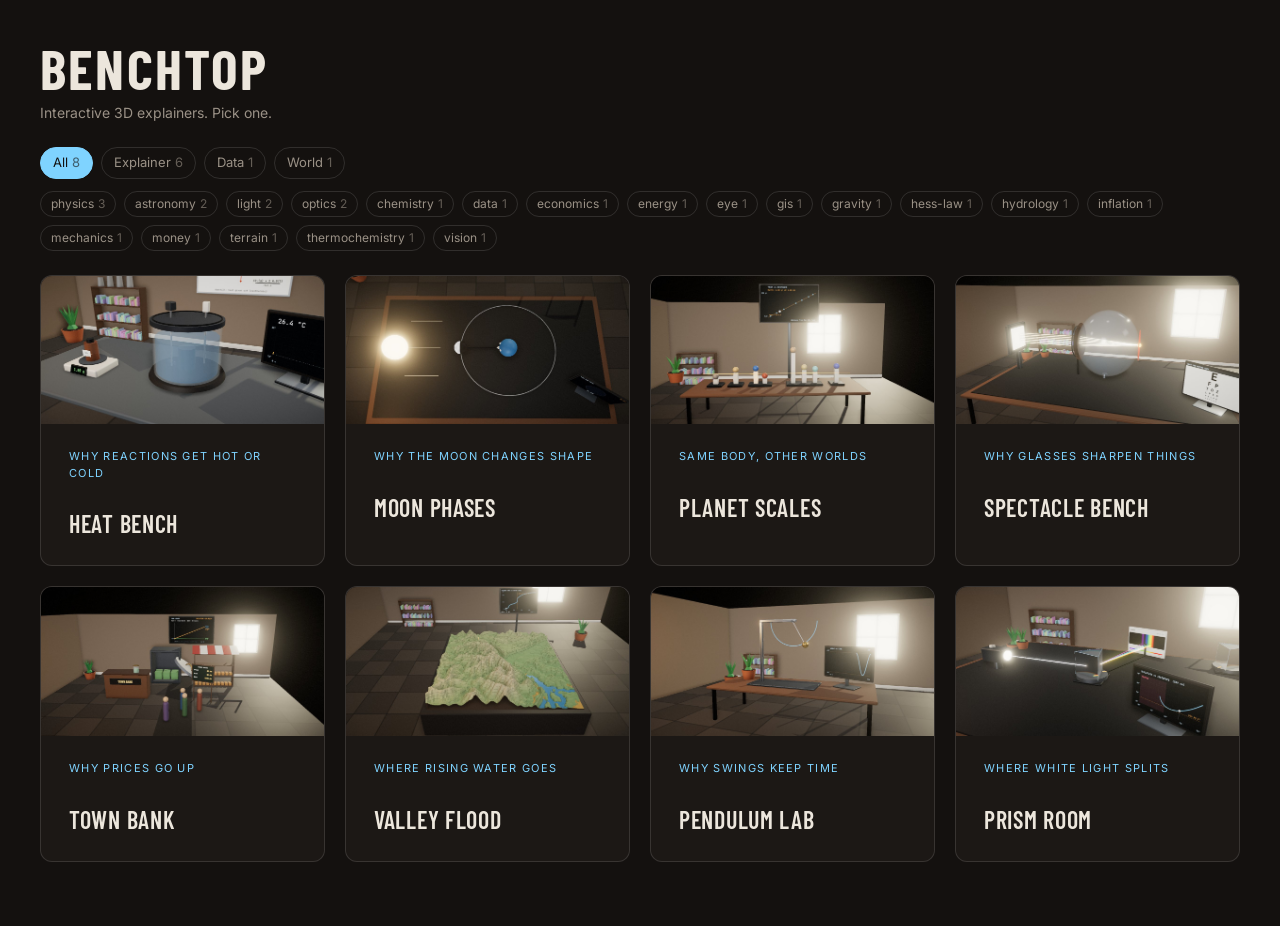
<file: index.html>
<!doctype html>
<html lang="en"><head><meta charset="utf-8"><meta name="viewport" content="width=device-width,initial-scale=1">
<title>benchtop</title><meta name="description" content="Interactive 3D explainers.">
<link rel="icon" href="data:image/svg+xml,%3Csvg xmlns='http://www.w3.org/2000/svg' viewBox='0 0 32 32'%3E%3Crect width='32' height='32' rx='7' fill='%2314110f'/%3E%3Ccircle cx='16' cy='16' r='7' fill='%237fd3ff'/%3E%3C/svg%3E">
<link rel="stylesheet" href="lib/fonts/fonts.css">
<style>
:root{--bg:#14110f;--ink:#ece6dc;--ink-dim:#9a9186;--accent:#7fd3ff;--card:#1c1815;--line:rgba(255,255,255,.12)}
body{margin:0;background:var(--bg);color:var(--ink);font:400 14px/1.5 Inter,system-ui,sans-serif}
main{max-width:1200px;margin:0 auto;padding:40px 16px 64px}
h1{font:700 56px/1 'Barlow Condensed','Arial Narrow',sans-serif;letter-spacing:.04em;text-transform:uppercase;margin:0}
header p{color:var(--ink-dim);margin:6px 0 24px}
nav{display:flex;flex-wrap:wrap;gap:8px;margin-bottom:12px}
nav button{font:inherit;font-size:13px;color:var(--ink-dim);background:none;border:1px solid var(--line);border-radius:999px;padding:5px 12px;cursor:pointer}
nav button:hover{color:var(--ink)}
nav button[aria-pressed=true]{color:var(--bg);background:var(--accent);border-color:var(--accent)}
nav button span{opacity:.6;margin-left:4px}
#tags button{font-size:12px;padding:3px 10px}
#grid{display:grid;grid-template-columns:repeat(auto-fill,minmax(260px,1fr));gap:20px;margin-top:24px}
#grid a{display:block;color:inherit;text-decoration:none;background:var(--card);border:1px solid var(--line);border-radius:12px;overflow:hidden;transition:transform .15s,border-color .15s}
#grid a:hover,#grid a:focus-visible{transform:translateY(-2px);border-color:var(--accent);outline:none}
#grid img{display:block;width:100%;height:auto;aspect-ratio:1200/630;object-fit:cover;background:#000}
#grid div{padding:12px 14px 14px}
.k{font-size:11px;letter-spacing:.12em;text-transform:uppercase;color:var(--accent)}
.t{font:600 24px/1.1 'Barlow Condensed','Arial Narrow',sans-serif;letter-spacing:.03em;text-transform:uppercase;margin-top:4px}
#empty{color:var(--ink-dim)}
:focus-visible{outline:2px solid var(--accent);outline-offset:2px}
@media (prefers-reduced-motion:reduce){#grid a{transition:none}#grid a:hover{transform:none}}
</style></head>
<body><main>
<header><h1>benchtop</h1><p>Interactive 3D explainers. Pick one.</p></header>
<nav id="types" aria-label="Type"></nav>
<nav id="tags" aria-label="Tag"></nav>
<div id="grid"></div>
<p id="empty" hidden>Nothing matches.</p>
</main>
<script type="module">
const works = await (await fetch('works.json')).json();
const $ = id => document.getElementById(id);
const esc = t => String(t).replace(/[&<>"]/g, c => ({ '&': '&amp;', '<': '&lt;', '>': '&gt;', '"': '&quot;' }[c]));
const count = (arr, f) => arr.reduce((m, w) => (f(w).forEach(k => m.set(k, (m.get(k) || 0) + 1)), m), new Map());
let type = 'all', tag = null;

function chip(label, n, on, click) {
  const b = document.createElement('button');
  b.innerHTML = `${esc(label)}<span>${n}</span>`; b.setAttribute('aria-pressed', on); b.onclick = click;
  return b;
}
function render() {
  const types = count(works, w => [w.type]);
  $('types').replaceChildren(chip('All', works.length, type === 'all', () => { type = 'all'; tag = null; render(); }),
    ...[...types].map(([t, n]) => chip(t[0].toUpperCase() + t.slice(1), n, type === t, () => { type = t; tag = null; render(); })));
  const ofType = works.filter(w => type === 'all' || w.type === type);
  const tags = [...count(ofType, w => w.tags)].sort((a, b) => b[1] - a[1] || a[0].localeCompare(b[0]));
  $('tags').replaceChildren(...tags.map(([t, n]) => chip(t, n, tag === t, () => { tag = tag === t ? null : t; render(); })));
  const shown = ofType.filter(w => !tag || w.tags.includes(tag));
  $('grid').innerHTML = shown.map(w => `<a href="${w.slug}/" title="${esc(w.desc)}">
    <img src="${w.slug}/thumb.jpg" alt="" loading="lazy" width="1200" height="630">
    <div><div class="k">${esc(w.kicker)}</div><div class="t">${esc(w.title)}</div></div></a>`).join('');
  $('empty').hidden = shown.length > 0;
}
render();
</script>
</body></html>
</file>
<file: lib/fonts/fonts.css>
@font-face{font-family:'Barlow Condensed';font-weight:600;font-style:normal;font-display:swap;src:url('barlow-condensed-latin-600-normal.woff2') format('woff2')}
@font-face{font-family:'Barlow Condensed';font-weight:700;font-style:normal;font-display:swap;src:url('barlow-condensed-latin-700-normal.woff2') format('woff2')}
@font-face{font-family:'Inter';font-weight:400;font-style:normal;font-display:swap;src:url('inter-latin-400-normal.woff2') format('woff2')}
@font-face{font-family:'Inter';font-weight:600;font-style:normal;font-display:swap;src:url('inter-latin-600-normal.woff2') format('woff2')}
@font-face{font-family:'JetBrains Mono';font-weight:400;font-style:normal;font-display:swap;src:url('jetbrains-mono-latin-400-normal.woff2') format('woff2')}
@font-face{font-family:'JetBrains Mono';font-weight:500;font-style:normal;font-display:swap;src:url('jetbrains-mono-latin-500-normal.woff2') format('woff2')}
</file>
